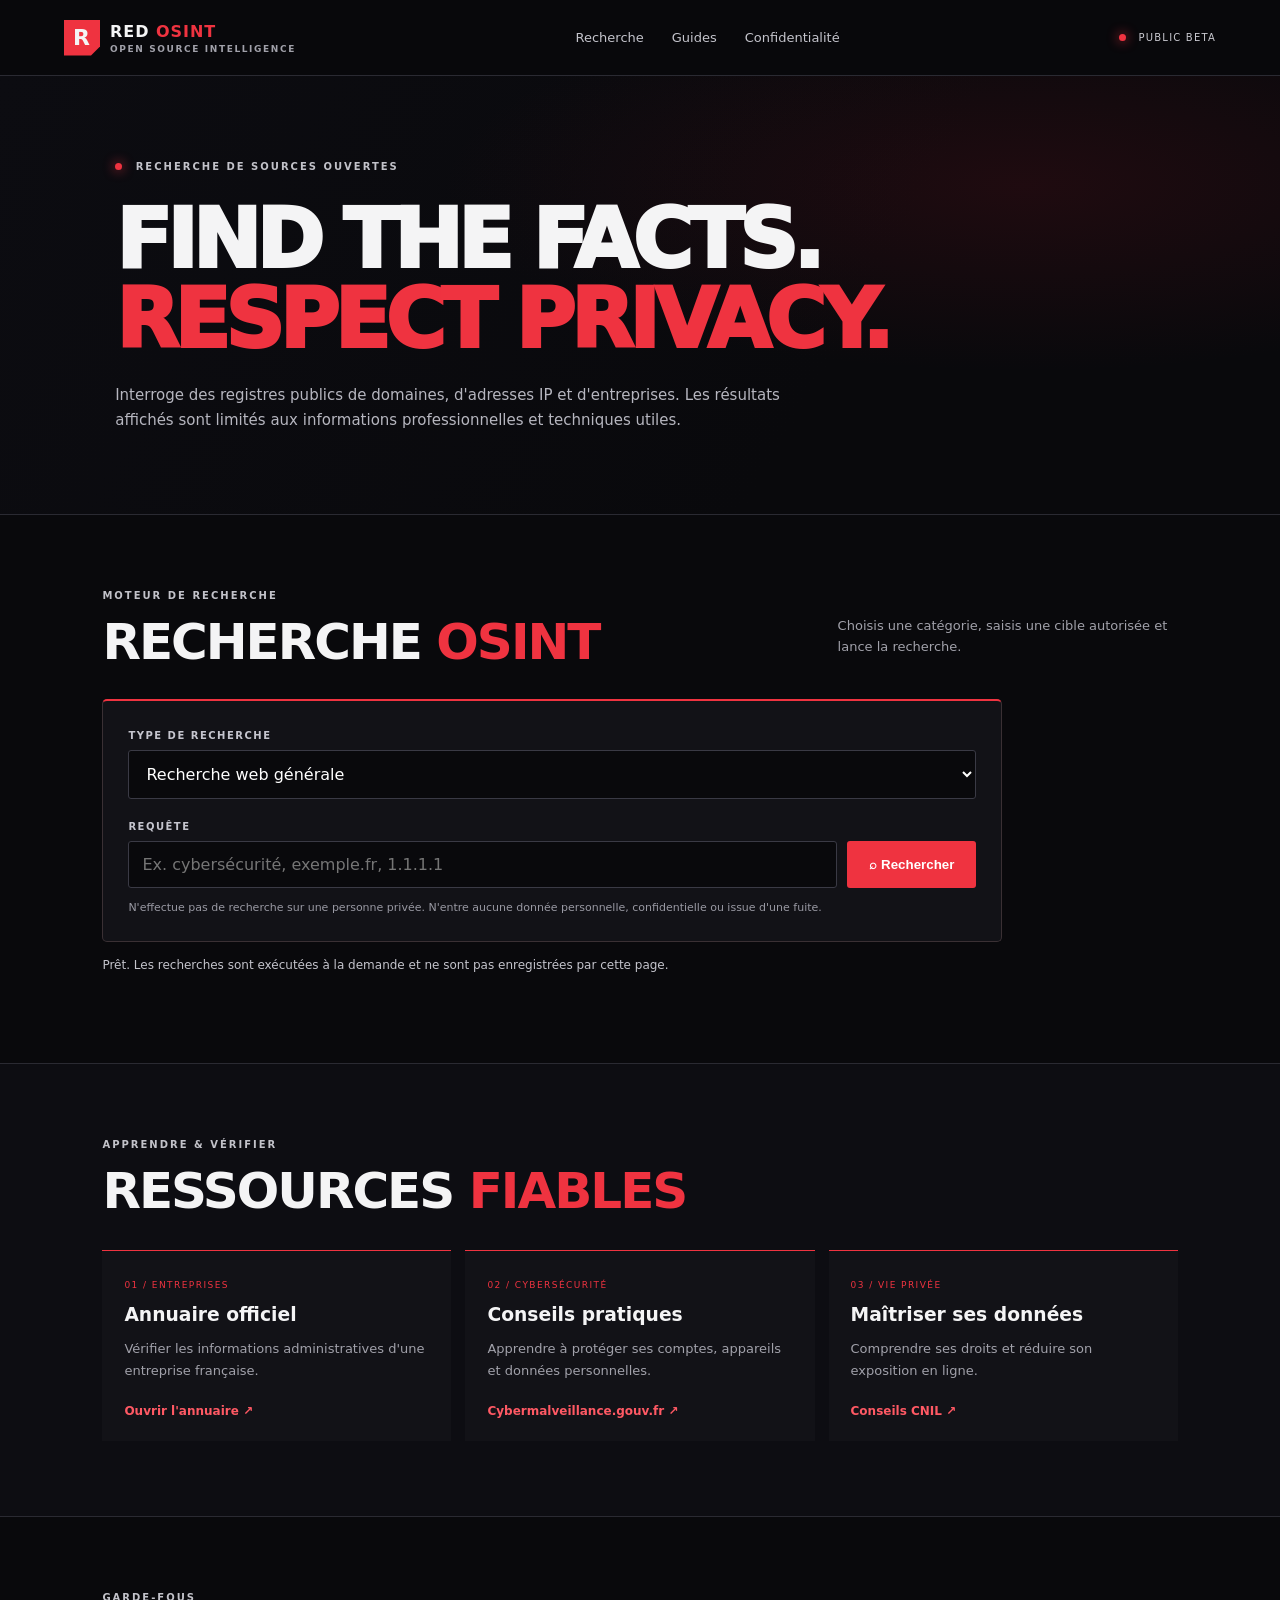
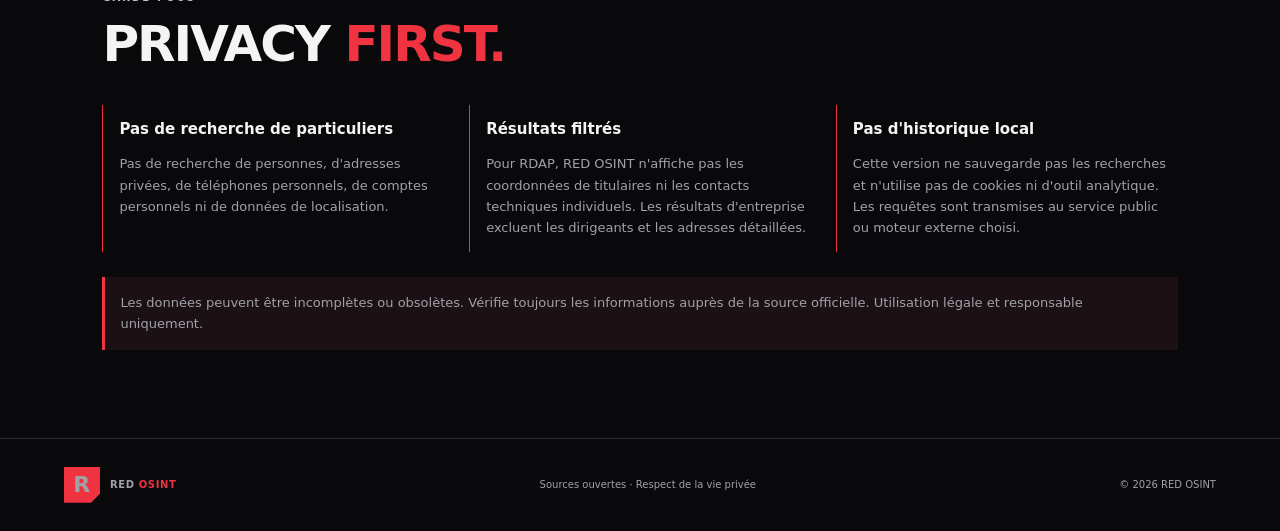
<file: index.html>
<!doctype html>
<html lang="fr">
<head>
<meta charset="utf-8"><meta name="viewport" content="width=device-width,initial-scale=1">
<meta name="description" content="RED OSINT — moteur de recherche de sources ouvertes, pour les domaines, IP publiques et entreprises.">
<title>RED OSINT — Moteur de recherche</title><link rel="stylesheet" href="styles.css">
</head>
<body>
<header class="topbar">
  <a class="brand" href="#"><span class="mark">R</span><span>RED<span class="red"> OSINT</span><small>OPEN SOURCE INTELLIGENCE</small></span></a>
  <nav><a href="#search">Recherche</a><a href="#guides">Guides</a><a href="#privacy">Confidentialité</a></nav>
  <span class="status"><i></i> PUBLIC BETA</span>
</header>
<main>
<section class="hero">
  <div class="eyebrow"><span class="pulse"></span> RECHERCHE DE SOURCES OUVERTES</div>
  <h1>FIND THE FACTS.<br><span class="red">RESPECT PRIVACY.</span></h1>
  <p class="lead">Interroge des registres publics de domaines, d'adresses IP et d'entreprises. Les résultats affichés sont limités aux informations professionnelles et techniques utiles.</p>
</section>
<section id="search" class="section search-section">
  <div class="section-head"><div><div class="eyebrow">MOTEUR DE RECHERCHE</div><h2>RECHERCHE <span class="red">OSINT</span></h2></div><p>Choisis une catégorie, saisis une cible autorisée et lance la recherche.</p></div>
  <div class="searchbox">
    <label for="type">TYPE DE RECHERCHE</label>
    <select id="type">
      <option value="web">Recherche web générale</option>
      <option value="company">Entreprise française (nom ou SIREN/SIRET)</option>
      <option value="domain">Nom de domaine (RDAP)</option>
      <option value="ip">Adresse IP publique (RDAP)</option><option value="selfcheck">Vérifier mes propres informations</option>
    </select>
    <div id="selfCheckFields" class="self-check-fields" hidden>
<div class="field-grid">
<div><label for="selfLastName">MON NOM</label><input id="selfLastName" maxlength="80" autocomplete="off" placeholder="Ton nom"></div>
<div><label for="selfFirstName">MON PRÉNOM</label><input id="selfFirstName" maxlength="80" autocomplete="off" placeholder="Ton prénom"></div>
</div>
<label for="selfBirthDate">MA DATE DE NAISSANCE</label><input id="selfBirthDate" type="date" autocomplete="off">
<p class="hint">Mode local uniquement : ces champs servent à afficher des conseils pour vérifier tes propres informations. Ils ne sont envoyés à aucun service et ne sont pas enregistrés.</p>
</div>
<label for="query">REQUÊTE</label>
    <div class="searchrow"><input id="query" maxlength="180" autocomplete="off" placeholder="Ex. cybersécurité, exemple.fr, 1.1.1.1"><button id="searchBtn"><span>⌕</span> Rechercher</button></div>
    <p class="hint">N'effectue pas de recherche sur une personne privée. N'entre aucune donnée personnelle, confidentielle ou issue d'une fuite.</p>
  </div>
  <div id="message" class="message" role="status" aria-live="polite">Prêt. Les recherches sont exécutées à la demande et ne sont pas enregistrées par cette page.</div>
  <div id="results" class="results" aria-live="polite"></div>
</section>
<section id="guides" class="section guides">
  <div class="eyebrow">APPRENDRE & VÉRIFIER</div><h2>RESSOURCES <span class="red">FIABLES</span></h2>
  <div class="guide-list">
    <article><span>01 / ENTREPRISES</span><h3>Annuaire officiel</h3><p>Vérifier les informations administratives d'une entreprise française.</p><a href="https://annuaire-entreprises.data.gouv.fr/" target="_blank" rel="noopener noreferrer">Ouvrir l'annuaire ↗</a></article>
    <article><span>02 / CYBERSÉCURITÉ</span><h3>Conseils pratiques</h3><p>Apprendre à protéger ses comptes, appareils et données personnelles.</p><a href="https://www.cybermalveillance.gouv.fr/" target="_blank" rel="noopener noreferrer">Cybermalveillance.gouv.fr ↗</a></article>
    <article><span>03 / VIE PRIVÉE</span><h3>Maîtriser ses données</h3><p>Comprendre ses droits et réduire son exposition en ligne.</p><a href="https://www.cnil.fr/fr/maitriser-mes-donnees" target="_blank" rel="noopener noreferrer">Conseils CNIL ↗</a></article>
  </div>
</section>
<section id="privacy" class="section privacy">
  <div class="eyebrow">GARDE-FOUS</div><h2>PRIVACY <span class="red">FIRST.</span></h2>
  <div class="privacy-grid"><div><h3>Pas de recherche de particuliers</h3><p>Pas de recherche de personnes, d'adresses privées, de téléphones personnels, de comptes personnels ni de données de localisation.</p></div><div><h3>Résultats filtrés</h3><p>Pour RDAP, RED OSINT n'affiche pas les coordonnées de titulaires ni les contacts techniques individuels. Les résultats d'entreprise excluent les dirigeants et les adresses détaillées.</p></div><div><h3>Pas d'historique local</h3><p>Cette version ne sauvegarde pas les recherches et n'utilise pas de cookies ni d'outil analytique. Les requêtes sont transmises au service public ou moteur externe choisi.</p></div></div>
  <p class="disclaimer">Les données peuvent être incomplètes ou obsolètes. Vérifie toujours les informations auprès de la source officielle. Utilisation légale et responsable uniquement.</p>
</section>
</main>
<footer><a class="brand" href="#"><span class="mark">R</span><span>RED<span class="red"> OSINT</span></span></a><span>Sources ouvertes · Respect de la vie privée</span><span>© <span id="year"></span> RED OSINT</span></footer>
<script src="app.js"></script>
</body></html>
</file>
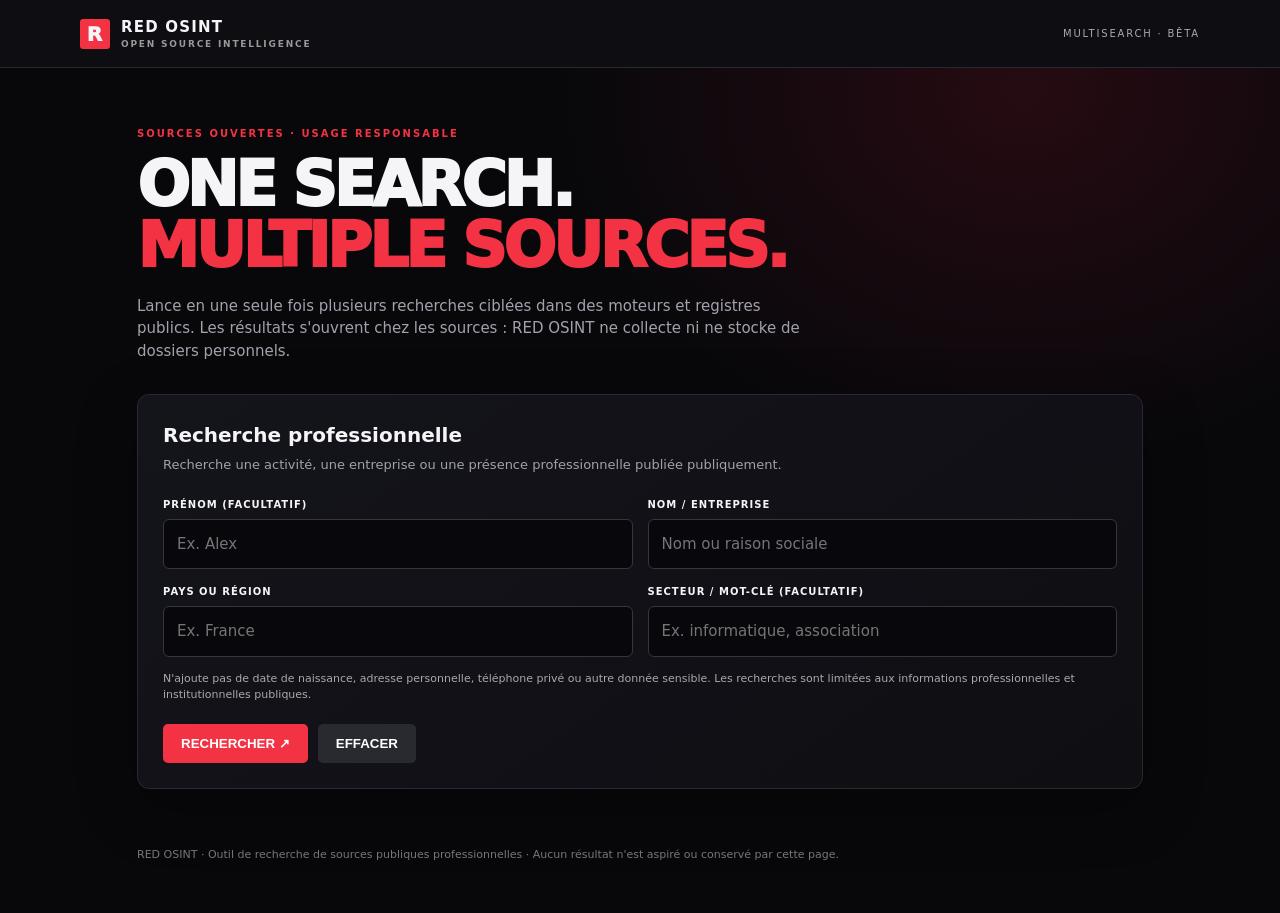
<file: multisearch.html>
<!DOCTYPE html>
<html lang="fr">
<head>
<meta charset="UTF-8">
<meta name="viewport" content="width=device-width, initial-scale=1">
<meta name="description" content="RED OSINT Multisearch — recherches dans les sources professionnelles et institutionnelles publiques.">
<title>RED OSINT — Multisearch</title>
<style>
:root{--bg:#08080b;--panel:#111116;--panel2:#0c0c11;--line:#292932;--muted:#a2a2ad;--red:#f33243;--white:#f5f5f7}
*{box-sizing:border-box}body{margin:0;background:radial-gradient(ellipse at 80% 10%,#260b12 0,transparent 32%),var(--bg);color:var(--white);font:15px/1.5 Inter,ui-sans-serif,system-ui,-apple-system,sans-serif}
header{height:68px;border-bottom:1px solid var(--line);display:flex;align-items:center;justify-content:space-between;padding:0 max(22px,calc((100% - 1120px)/2));background:#0d0d12}
.brand{display:flex;align-items:center;gap:11px;font-weight:900;letter-spacing:.08em}.mark{background:var(--red);width:30px;height:30px;display:grid;place-items:center;font-size:20px;font-weight:950;border-radius:3px}.brand small{display:block;font-size:9px;color:#999;letter-spacing:.2em}
.tag{font-size:10px;letter-spacing:.18em;color:#aaa}
main{max-width:1050px;margin:58px auto;padding:0 22px}.eyebrow{color:var(--red);font-size:10px;font-weight:900;letter-spacing:.2em;text-transform:uppercase}
h1{font-size:clamp(34px,6vw,62px);line-height:.98;letter-spacing:-.055em;margin:14px 0 18px;font-weight:950}h1 span{color:var(--red)}
.intro{color:var(--muted);max-width:680px;margin-bottom:32px}
.panel{background:linear-gradient(145deg,#14141b,#0e0e13);border:1px solid var(--line);border-radius:12px;padding:25px;box-shadow:0 18px 60px #0005}
.panel h2{margin:0 0 5px;font-size:20px}.sub{color:var(--muted);font-size:13px;margin:0 0 22px}
.fields{display:grid;grid-template-columns:1fr 1fr;gap:15px}.field label{display:block;font-size:10px;font-weight:850;letter-spacing:.1em;margin-bottom:7px}.field input{width:100%;background:#08080c;border:1px solid #363640;color:white;border-radius:6px;padding:13px;font:inherit;outline:none}.field input:focus{border-color:var(--red);box-shadow:0 0 0 2px #f3324322}
.note{font-size:11px;color:#aaa;margin:14px 0 20px}
.actions{display:flex;gap:10px;flex-wrap:wrap}.btn{border:0;border-radius:5px;padding:12px 18px;font-weight:850;cursor:pointer}.primary{background:var(--red);color:white}.primary:hover{background:#ff4b59}.secondary{background:#292930;color:white}
#results{display:none;margin-top:28px}.result-head{display:flex;align-items:flex-end;justify-content:space-between;gap:16px;margin:0 0 16px}.result-head h2{margin:0;font-size:24px}.result-head p{margin:4px 0 0;color:var(--muted);font-size:12px}
.grid{display:grid;grid-template-columns:repeat(2,minmax(0,1fr));gap:13px}
.card{background:var(--panel);border:1px solid var(--line);border-radius:9px;padding:18px;display:flex;flex-direction:column;min-height:155px}.card .kicker{font-size:9px;color:var(--red);font-weight:900;letter-spacing:.17em;text-transform:uppercase}.card h3{margin:7px 0 5px;font-size:16px}.card p{color:var(--muted);font-size:12px;margin:0 0 16px;flex:1}.card a{color:#ff5865;text-decoration:none;font-weight:800;font-size:12px}.card a:hover{text-decoration:underline}
.openall{margin-top:16px;display:flex;gap:10px;flex-wrap:wrap}
footer{max-width:1050px;margin:30px auto 50px;padding:0 22px;color:#777;font-size:11px}
.hidden{display:none!important}
@media(max-width:650px){main{margin:36px auto}.fields,.grid{grid-template-columns:1fr}.panel{padding:18px}.result-head{display:block}}
</style>
</head>
<body>
<header>
 <div class="brand"><div class="mark">R</div><div>RED OSINT<small>OPEN SOURCE INTELLIGENCE</small></div></div>
 <div class="tag">MULTISEARCH · BÊTA</div>
</header>
<main>
 <div class="eyebrow">Sources ouvertes · usage responsable</div>
 <h1>ONE SEARCH.<br><span>MULTIPLE SOURCES.</span></h1>
 <p class="intro">Lance en une seule fois plusieurs recherches ciblées dans des moteurs et registres publics. Les résultats s'ouvrent chez les sources : RED OSINT ne collecte ni ne stocke de dossiers personnels.</p>

 <section class="panel" id="searchPanel">
  <h2>Recherche professionnelle</h2>
  <p class="sub">Recherche une activité, une entreprise ou une présence professionnelle publiée publiquement.</p>
  <form id="searchForm">
   <div class="fields">
    <div class="field"><label for="first">PRÉNOM (FACULTATIF)</label><input id="first" autocomplete="given-name" placeholder="Ex. Alex"></div>
    <div class="field"><label for="last">NOM / ENTREPRISE</label><input id="last" autocomplete="family-name" placeholder="Nom ou raison sociale" required></div>
    <div class="field"><label for="region">PAYS OU RÉGION</label><input id="region" placeholder="Ex. France"></div>
    <div class="field"><label for="activity">SECTEUR / MOT-CLÉ (FACULTATIF)</label><input id="activity" placeholder="Ex. informatique, association"></div>
   </div>
   <p class="note">N'ajoute pas de date de naissance, adresse personnelle, téléphone privé ou autre donnée sensible. Les recherches sont limitées aux informations professionnelles et institutionnelles publiques.</p>
   <div class="actions"><button class="btn primary" type="submit">RECHERCHER ↗</button><button class="btn secondary" type="reset">EFFACER</button></div>
  </form>
 </section>

 <section id="results" aria-live="polite">
  <div class="result-head"><div><div class="eyebrow">Tableau de recherche</div><h2>Sources à consulter</h2><p id="summary"></p></div><button class="btn secondary" id="backBtn" type="button">← Modifier</button></div>
  <div class="grid" id="cards"></div>
  <div class="openall"><button class="btn primary" id="openAll" type="button">OUVRIR TOUTES LES RECHERCHES ↗</button></div>
  <p class="note">Chaque lien ouvre une recherche externe. Les résultats doivent être vérifiés sur leur site d'origine : une correspondance de nom ne prouve pas une identité.</p>
 </section>
</main>
<footer>RED OSINT · Outil de recherche de sources publiques professionnelles · Aucun résultat n'est aspiré ou conservé par cette page.</footer>
<script>
(() => {
 const form=document.getElementById('searchForm'), panel=document.getElementById('searchPanel');
 const results=document.getElementById('results'), cards=document.getElementById('cards');
 let urls=[];
 const enc=s=>encodeURIComponent(s.trim());
 function makeUrl(base,q){return base+enc(q)}
 form.addEventListener('submit',e=>{
  e.preventDefault();
  const first=document.getElementById('first').value.trim();
  const last=document.getElementById('last').value.trim();
  const region=document.getElementById('region').value.trim();
  const activity=document.getElementById('activity').value.trim();
  if(!last){return}
  const subject=[first,last].filter(Boolean).join(' ');
  const context=[region,activity].filter(Boolean).join(' ');
  const q=[subject,context].filter(Boolean).join(' ');
  const professional=q+' (professionnel OR entreprise OR organisation)';
  const entries=[
   ['MOTEUR WEB','Recherche professionnelle générale','Pages publiques et mentions professionnelles publiées sur le web.',makeUrl('https://www.google.com/search?q=',professional)],
   ['MOTEUR WEB','Recherche alternative','Comparer les résultats d’un autre moteur de recherche.',makeUrl('https://www.bing.com/search?q=',professional)],
   ['ENTREPRISES · FRANCE','Annuaire des entreprises','Rechercher une entreprise ou un établissement dans les données publiques françaises.',makeUrl('https://annuaire-entreprises.data.gouv.fr/rechercher?terme=',last)],
   ['ANNONCES OFFICIELLES','BODACC','Consulter les annonces légales publiques concernant une entreprise.',makeUrl('https://www.google.com/search?q=site%3Abodacc.fr+',last)],
   ['INSTITUTIONS','Sites publics','Rechercher des mentions dans les sites institutionnels français.',makeUrl('https://www.google.com/search?q=site%3Agouv.fr+',professional)],
   ['PROFESSIONNEL','Pages professionnelles publiques','Repérer les pages professionnelles publiques, sans rechercher de profils privés.',makeUrl('https://www.google.com/search?q=site%3Alinkedin.com%2Fin+',professional)]
  ];
  urls=entries.map(x=>x[3]);cards.innerHTML='';
  entries.forEach(([type,title,desc,url])=>{
   const article=document.createElement('article');article.className='card';
   const k=document.createElement('div');k.className='kicker';k.textContent=type;
   const h=document.createElement('h3');h.textContent=title;
   const p=document.createElement('p');p.textContent=desc;
   const a=document.createElement('a');a.href=url;a.target='_blank';a.rel='noopener noreferrer';a.textContent='Ouvrir la recherche ↗';
   article.append(k,h,p,a);cards.append(article);
  });
  document.getElementById('summary').textContent='Requête : '+q+' · '+entries.length+' sources disponibles';
  panel.classList.add('hidden');results.style.display='block';history.replaceState(null,'','#resultats');
  results.scrollIntoView({behavior:'smooth'});
 });
 document.getElementById('backBtn').addEventListener('click',()=>{results.style.display='none';panel.classList.remove('hidden');history.replaceState(null,'',location.pathname);panel.scrollIntoView({behavior:'smooth'});});
 document.getElementById('openAll').addEventListener('click',()=>{urls.forEach((u,i)=>setTimeout(()=>window.open(u,'_blank','noopener'),i*250));});
 form.addEventListener('reset',()=>{setTimeout(()=>{results.style.display='none';panel.classList.remove('hidden');urls=[];},0)});
})();
</script>
</body>
</html>
</file>
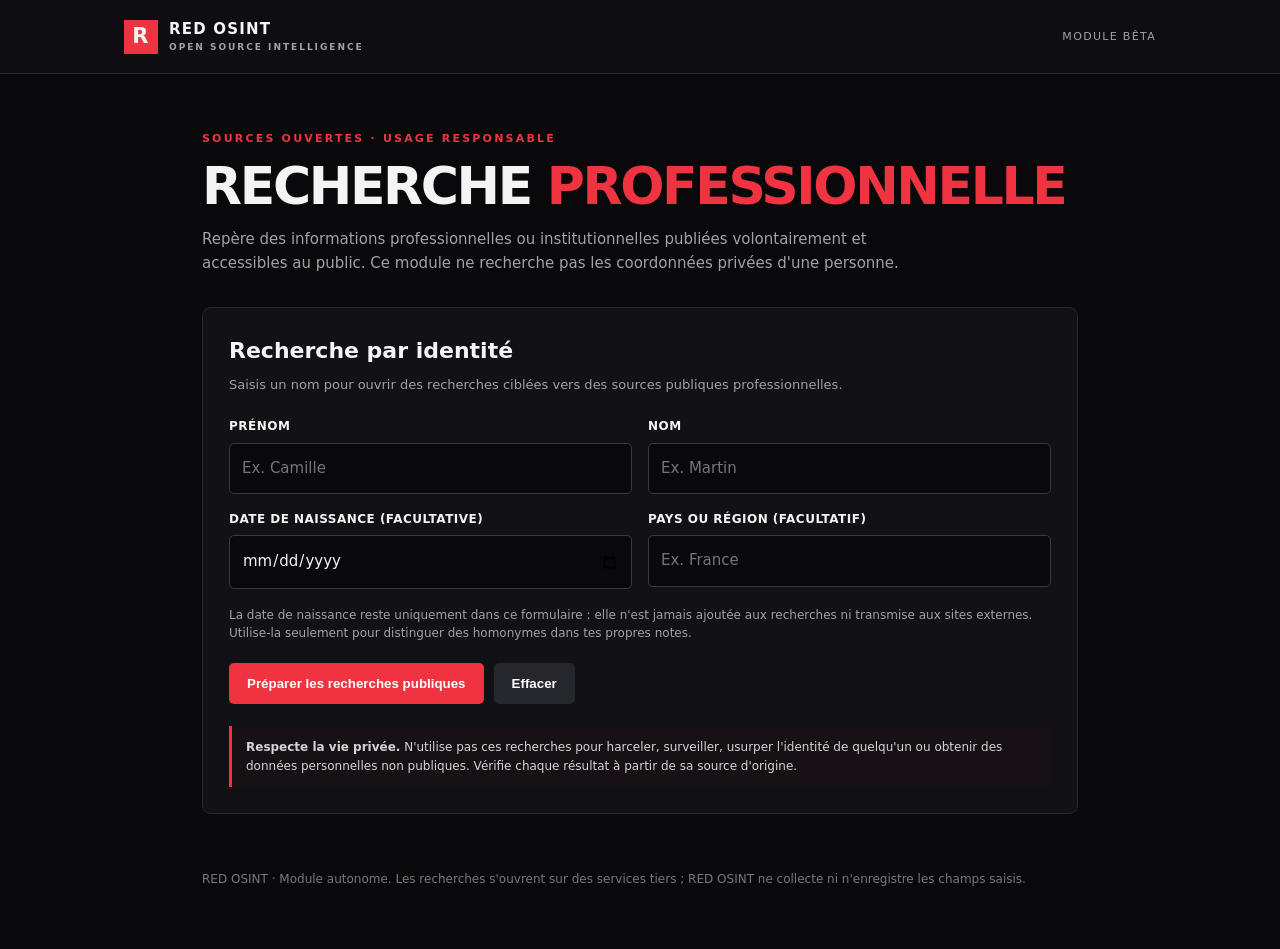
<file: recherche-identite.html>
<!doctype html>
<html lang="fr">
<head>
<meta charset="utf-8">
<meta name="viewport" content="width=device-width, initial-scale=1">
<title>RED OSINT — Recherche professionnelle publique</title>
<style>
:root{--bg:#09090c;--panel:#111116;--line:#292930;--text:#f4f4f5;--muted:#a1a1aa;--red:#ef3340}
*{box-sizing:border-box}
body{margin:0;background:var(--bg);color:var(--text);font:15px/1.55 Inter,system-ui,-apple-system,BlinkMacSystemFont,"Segoe UI",sans-serif}
header{border-bottom:1px solid var(--line);background:#0d0d12}
nav{max-width:1080px;margin:auto;padding:18px 24px;display:flex;align-items:center;justify-content:space-between;gap:16px}
.brand{display:flex;align-items:center;gap:11px;font-weight:850;letter-spacing:.08em}
.logo{display:grid;place-items:center;width:34px;height:34px;background:var(--red);font-weight:900;font-size:21px}
.brand small{display:block;color:var(--muted);font-size:9px;letter-spacing:.22em}
main{max-width:920px;margin:56px auto;padding:0 22px}
.eyebrow{color:var(--red);font-size:11px;font-weight:800;letter-spacing:.2em;text-transform:uppercase}
h1{font-size:clamp(30px,6vw,52px);line-height:1.04;letter-spacing:-.045em;margin:12px 0}
h1 span{color:var(--red)}
.intro{color:var(--muted);max-width:700px;margin-bottom:32px}
.panel{background:var(--panel);border:1px solid var(--line);padding:26px;border-radius:9px}
.panel h2{font-size:22px;margin:0 0 7px}
.help{color:var(--muted);font-size:13px;margin:0 0 22px}
.grid{display:grid;grid-template-columns:1fr 1fr;gap:16px}
.field{display:flex;flex-direction:column;gap:7px}
.field.full{grid-column:1/-1}
label{font-size:12px;font-weight:750;letter-spacing:.04em}
input{width:100%;background:#09090d;color:var(--text);border:1px solid #393941;border-radius:5px;padding:13px 12px;font:inherit;outline:none}
input:focus{border-color:var(--red);box-shadow:0 0 0 2px #ef334022}
button{border:0;border-radius:5px;background:var(--red);color:white;padding:13px 18px;font-weight:800;cursor:pointer}
button:hover{filter:brightness(1.08)}
.actions{display:flex;gap:10px;align-items:center;margin-top:20px;flex-wrap:wrap}
.secondary{background:#26262d}
.note{font-size:12px;color:var(--muted);margin-top:17px}
.results{display:none;margin-top:22px}
.results h3{font-size:17px;margin:0 0 12px}
.result-list{display:grid;gap:10px}
.result{border:1px solid var(--line);padding:14px;border-radius:6px;background:#0c0c11}
.result strong{display:block;margin-bottom:4px}
.result p{margin:0 0 9px;color:var(--muted);font-size:13px}
a{color:#ff6973;text-decoration:none}a:hover{text-decoration:underline}
.warning{border-left:3px solid var(--red);padding:12px 14px;background:#171116;color:#d4d4d8;font-size:12px;margin-top:22px}
footer{max-width:920px;margin:36px auto 60px;padding:0 22px;color:#777780;font-size:12px}
@media(max-width:620px){main{margin:34px auto}.panel{padding:18px}.grid{grid-template-columns:1fr}.field.full{grid-column:auto}.actions button{width:100%}nav{padding:14px 18px}}
</style>
</head>
<body>
<header><nav>
  <div class="brand"><span class="logo">R</span><span>RED OSINT<small>OPEN SOURCE INTELLIGENCE</small></span></div>
  <span style="font-size:11px;color:#a1a1aa;letter-spacing:.12em">MODULE BÊTA</span>
</nav></header>
<main>
  <div class="eyebrow">Sources ouvertes · Usage responsable</div>
  <h1>RECHERCHE <span>PROFESSIONNELLE</span></h1>
  <p class="intro">Repère des informations professionnelles ou institutionnelles publiées volontairement et accessibles au public. Ce module ne recherche pas les coordonnées privées d'une personne.</p>
  <section class="panel">
    <h2>Recherche par identité</h2>
    <p class="help">Saisis un nom pour ouvrir des recherches ciblées vers des sources publiques professionnelles.</p>
    <form id="searchForm">
      <div class="grid">
        <div class="field"><label for="firstName">PRÉNOM</label><input id="firstName" maxlength="80" autocomplete="given-name" placeholder="Ex. Camille" required></div>
        <div class="field"><label for="lastName">NOM</label><input id="lastName" maxlength="80" autocomplete="family-name" placeholder="Ex. Martin" required></div>
        <div class="field"><label for="birthDate">DATE DE NAISSANCE (FACULTATIVE)</label><input id="birthDate" type="date" aria-describedby="dateNote"></div>
        <div class="field"><label for="region">PAYS OU RÉGION (FACULTATIF)</label><input id="region" maxlength="80" placeholder="Ex. France"></div>
      </div>
      <p class="note" id="dateNote">La date de naissance reste uniquement dans ce formulaire : elle n'est jamais ajoutée aux recherches ni transmise aux sites externes. Utilise-la seulement pour distinguer des homonymes dans tes propres notes.</p>
      <div class="actions"><button type="submit">Préparer les recherches publiques</button><button type="reset" class="secondary">Effacer</button></div>
    </form>
    <div class="results" id="results" aria-live="polite">
      <h3>Recherches à ouvrir</h3>
      <div class="result-list" id="resultList"></div>
    </div>
    <div class="warning"><strong>Respecte la vie privée.</strong> N'utilise pas ces recherches pour harceler, surveiller, usurper l'identité de quelqu'un ou obtenir des données personnelles non publiques. Vérifie chaque résultat à partir de sa source d'origine.</div>
  </section>
</main>
<footer>RED OSINT · Module autonome. Les recherches s'ouvrent sur des services tiers ; RED OSINT ne collecte ni n'enregistre les champs saisis.</footer>
<script>
const form=document.getElementById('searchForm');
const results=document.getElementById('results');
const list=document.getElementById('resultList');
form.addEventListener('submit',function(event){
  event.preventDefault();
  const first=document.getElementById('firstName').value.trim();
  const last=document.getElementById('lastName').value.trim();
  const region=document.getElementById('region').value.trim();
  if(!first||!last)return;
  // La date de naissance est volontairement exclue de toute requête externe.
  const identity=`"${first} ${last}"`;
  const suffix=region?` "${region}"`:'';
  const searches=[
    {title:"Registre national des entreprises (France)",desc:"Vérifier une fonction ou une entreprise déclarée dans les données officielles.",q:`${identity}${suffix} site:annuaire-entreprises.data.gouv.fr`},
    {title:"BODACC — annonces officielles",desc:"Consulter les annonces légales liées à une activité ou une entreprise.",q:`${identity}${suffix} site:bodacc.fr`},
    {title:"Recherche professionnelle générale",desc:"Repérer des pages professionnelles publiées publiquement et vérifier leur contexte.",q:`${identity}${suffix} (profession OR entreprise OR association)`},
    {title:"Recherche sur les sites institutionnels",desc:"Rechercher une éventuelle mention sur des sites publics ou institutionnels.",q:`${identity}${suffix} site:gouv.fr`}
  ];
  list.replaceChildren();
  for(const item of searches){
    const card=document.createElement('div');card.className='result';
    const title=document.createElement('strong');title.textContent=item.title;
    const desc=document.createElement('p');desc.textContent=item.desc;
    const link=document.createElement('a');link.href='https://www.google.com/search?q='+encodeURIComponent(item.q);link.target='_blank';link.rel='noopener noreferrer';link.textContent='Ouvrir la recherche ↗';
    card.append(title,desc,link);list.append(card);
  }
  results.style.display='block';
  results.scrollIntoView({behavior:'smooth',block:'nearest'});
});
form.addEventListener('reset',()=>{results.style.display='none';list.replaceChildren();});
</script>
</body>
</html>
</file>
<file: styles.css>
:root{--bg:#09090c;--panel:#121217;--panel2:#19191f;--line:#2a2a32;--text:#f4f4f5;--muted:#a1a1aa;--red:#ef3340}*{box-sizing:border-box}html{scroll-behavior:smooth}body{margin:0;background:var(--bg);color:var(--text);font-family:Inter,ui-sans-serif,system-ui,Arial,sans-serif}a{color:inherit;text-decoration:none}.topbar{height:76px;display:flex;align-items:center;justify-content:space-between;padding:0 max(5vw,22px);border-bottom:1px solid var(--line);position:sticky;top:0;background:#09090cef;backdrop-filter:blur(12px);z-index:5}.brand{display:flex;gap:10px;align-items:center;font-weight:900;letter-spacing:.06em}.brand small{display:block;font-size:9px;color:var(--muted);letter-spacing:.18em;margin-top:3px}.mark{display:grid;place-items:center;width:36px;height:36px;background:var(--red);clip-path:polygon(0 0,100% 0,100% 75%,75% 100%,0 100%);font-size:22px}.red{color:var(--red)}nav{display:flex;gap:28px;color:#c4c4cc;font-size:13px}nav a:hover{color:var(--red)}.status{font-size:10px;color:#c9c9d0;letter-spacing:.12em}.status i,.pulse{display:inline-block;width:7px;height:7px;border-radius:50%;background:#ef3340;box-shadow:0 0 12px #ef3340;margin-right:8px}.hero{padding:85px max(9vw,24px) 65px;background:radial-gradient(ellipse at 80% 25%,#5b101a45,transparent 40%),linear-gradient(120deg,#0c0c11,#09090c 65%);border-bottom:1px solid var(--line)}.eyebrow{font-size:10px;letter-spacing:.2em;color:#c2c2c9;font-weight:700}.hero h1{font-size:clamp(46px,7vw,82px);line-height:.98;letter-spacing:-.06em;margin:28px 0 22px;font-weight:950}.lead{max-width:690px;color:#b6b6bf;line-height:1.7;font-size:15px}.section{padding:75px max(8vw,22px);border-bottom:1px solid var(--line)}.section-head{display:flex;justify-content:space-between;align-items:end;gap:30px;margin-bottom:28px}.section h2{font-size:clamp(32px,5vw,50px);letter-spacing:-.04em;margin:12px 0 0}.section-head>p{max-width:340px;color:var(--muted);font-size:13px;line-height:1.6}.searchbox{background:var(--panel);border:1px solid #3a3034;border-top:2px solid var(--red);padding:25px;border-radius:5px;max-width:900px}.searchbox label{display:block;color:#c5c5ce;font-size:10px;letter-spacing:.15em;font-weight:800;margin:4px 0 9px}.searchbox select,.searchbox input{width:100%;background:#09090c;color:white;border:1px solid #3a3a45;border-radius:3px;padding:13px;font:inherit;margin-bottom:18px}.searchrow{display:flex;gap:10px}.searchrow input{margin:0;flex:1;min-width:0}.searchrow button{background:var(--red);color:white;border:0;border-radius:3px;padding:0 22px;font-weight:800;cursor:pointer}.searchrow button:disabled{opacity:.55;cursor:wait}.hint{font-size:11px;color:#9999a3;line-height:1.5;margin:12px 0 0}.message{max-width:900px;margin:16px 0;color:#c4c4cc;font-size:12px}.results{max-width:900px;display:grid;gap:10px}.result{background:var(--panel);border:1px solid var(--line);padding:18px;border-radius:4px}.result h3{margin:0 0 9px;font-size:16px}.result p{color:#b5b5bf;font-size:12px;line-height:1.55;margin:5px 0;overflow-wrap:anywhere}.result a{color:#ff6670;font-size:12px;font-weight:700}.tag{display:inline-block;color:#ff8790;border:1px solid #66303a;padding:3px 7px;font-size:9px;letter-spacing:.08em;margin-bottom:8px}.empty{padding:20px;border:1px dashed #49404a;color:var(--muted);font-size:13px}.guides{background:#0d0d12}.guide-list{display:grid;grid-template-columns:repeat(3,minmax(0,1fr));gap:14px;margin-top:30px}.guide-list article{border-top:1px solid var(--red);background:var(--panel);padding:22px}.guide-list article>span{font-size:9px;letter-spacing:.16em;color:var(--red)}.guide-list h3{margin:12px 0 8px}.guide-list p,.privacy p{color:var(--muted);font-size:13px;line-height:1.65}.guide-list a{display:inline-block;color:#ff5964;font-size:12px;font-weight:700;margin-top:10px}.privacy-grid{display:grid;grid-template-columns:repeat(3,minmax(0,1fr));gap:25px;margin-top:32px}.privacy-grid>div{border-left:1px solid var(--red);padding-left:16px}.privacy-grid h3{font-size:15px}.disclaimer{margin-top:25px;padding:15px;background:#1b1014;border-left:3px solid var(--red);font-size:11px;color:#c9bfc2;line-height:1.6}footer{padding:28px max(5vw,22px);display:flex;align-items:center;justify-content:space-between;gap:15px;color:var(--muted);font-size:10px}@media(max-width:720px){nav{display:none}.hero{padding-top:65px}.section-head{display:block}.section-head>p{margin-top:15px}.guide-list,.privacy-grid{grid-template-columns:1fr}.searchrow{flex-direction:column}.searchrow button{padding:13px}footer{align-items:flex-start;flex-direction:column}}
.self-check-fields{margin:4px 0 18px;padding:18px;background:#0d0d12;border:1px solid #3a3034;border-radius:4px}
.self-check-fields[hidden]{display:none}
.field-grid{display:grid;grid-template-columns:1fr 1fr;gap:12px}
.self-check-fields input{width:100%;background:#09090c;color:white;border:1px solid #3a3a45;border-radius:3px;padding:13px;font:inherit;margin-bottom:14px;color-scheme:dark}
.self-check-fields .hint{margin:0}
@media(max-width:720px){.field-grid{grid-template-columns:1fr}}
</file>
